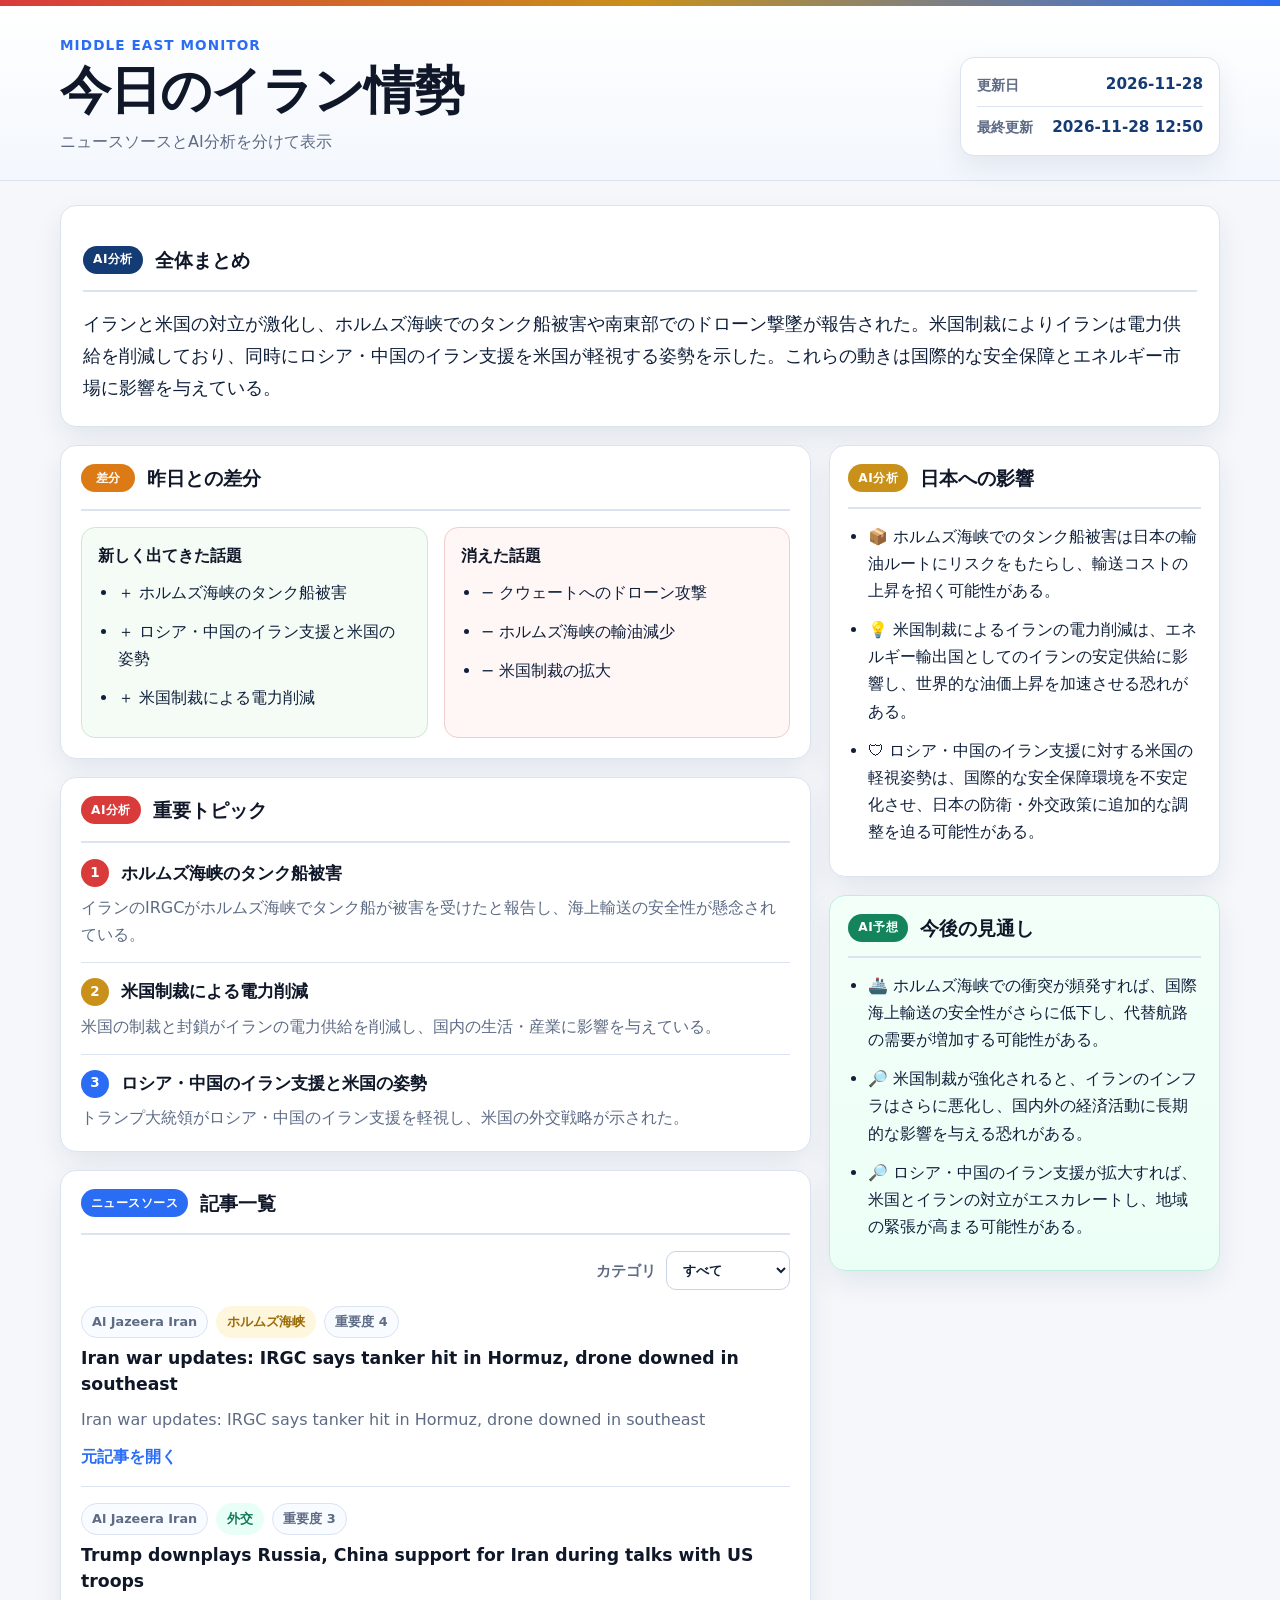
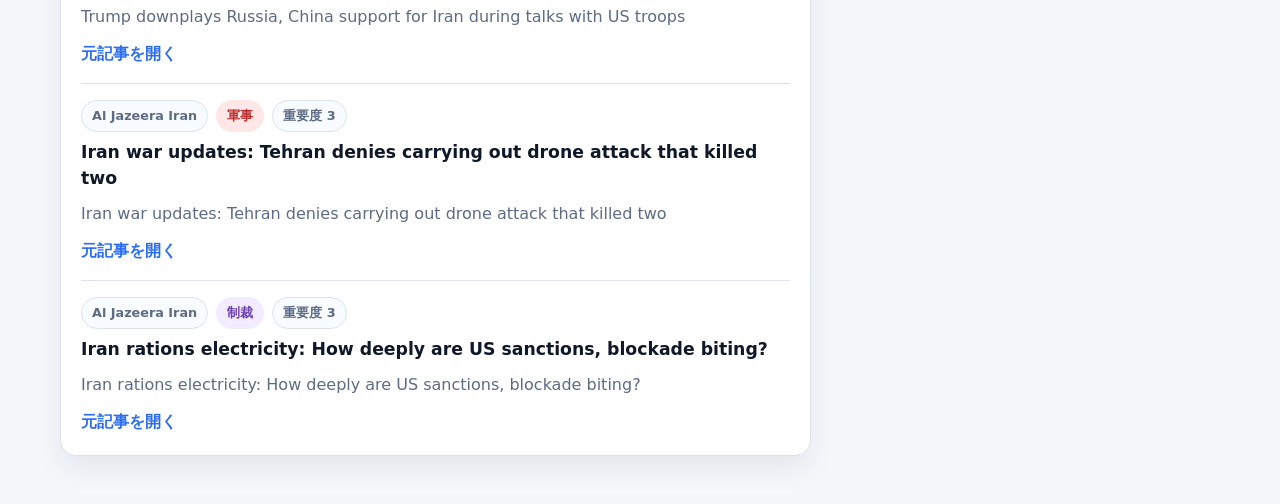
<file: web/index.html>
<!DOCTYPE html>
<html lang="ja">
<head>
  <meta charset="UTF-8" />
  <meta name="viewport" content="width=device-width, initial-scale=1.0" />
  <title>今日のイラン情勢</title>
  <link rel="stylesheet" href="./style.css" />
</head>
<body>
  <div class="topline"></div>

  <header class="site-header">
    <div class="container header-inner">
      <div>
        <p class="site-kicker">MIDDLE EAST MONITOR</p>
        <h1 class="site-title">今日のイラン情勢</h1>
        <p class="site-desc">ニュースソースとAI分析を分けて表示</p>
      </div>

      <div class="header-status">
        <div class="status-row">
          <span class="status-label">更新日</span>
          <span id="dateBadge" class="status-value">読み込み中...</span>
        </div>
        <div class="status-row">
          <span class="status-label">最終更新</span>
          <span id="timeBadge" class="status-value">-</span>
        </div>
      </div>
    </div>
  </header>

  <main class="container main-layout">
    <section class="lead-panel">
      <div class="section-bar">
        <span class="section-bar-label urgent">AI分析</span>
        <h2>全体まとめ</h2>
      </div>
      <p id="headlineSummary" class="lead-text">読み込み中...</p>
    </section>

    <section class="content-grid">
      <div class="main-column">
        <section class="news-block">
          <div class="section-bar">
            <span class="section-bar-label orange">差分</span>
            <h2>昨日との差分</h2>
          </div>

          <div class="diff-grid">
            <div class="diff-card diff-new">
              <h3>新しく出てきた話題</h3>
              <ul id="diffNew" class="bullet-list"></ul>
            </div>

            <div class="diff-card diff-removed">
              <h3>消えた話題</h3>
              <ul id="diffRemoved" class="bullet-list"></ul>
            </div>
          </div>
        </section>

        <section class="news-block">
          <div class="section-bar">
            <span class="section-bar-label red">AI分析</span>
            <h2>重要トピック</h2>
          </div>
          <div id="topTopics" class="topic-list"></div>
        </section>

        <section class="news-block">
          <div class="section-bar">
            <span class="section-bar-label blue">ニュースソース</span>
            <h2>記事一覧</h2>
          </div>

          <div class="toolbar">
            <label for="categoryFilter">カテゴリ</label>
            <select id="categoryFilter">
              <option value="all">すべて</option>
            </select>
          </div>

          <div id="newsList" class="article-list"></div>
        </section>
      </div>

      <aside class="side-column">
        <section class="side-block">
          <div class="section-bar compact">
            <span class="section-bar-label gold">AI分析</span>
            <h2>日本への影響</h2>
          </div>
          <ul id="impactList" class="bullet-list"></ul>
        </section>

        <section class="side-block forecast-block">
          <div class="section-bar compact">
            <span class="section-bar-label green">AI予想</span>
            <h2>今後の見通し</h2>
          </div>
          <ul id="forecastList" class="bullet-list"></ul>
        </section>
      </aside>
    </section>
  </main>

  <template id="topicTemplate">
    <article class="topic-row">
      <div class="topic-row-head">
        <span class="topic-rank">1</span>
        <h3></h3>
      </div>
      <p></p>
    </article>
  </template>

  <template id="newsCardTemplate">
    <article class="article-row">
      <div class="article-meta">
        <span class="meta-chip source"></span>
        <span class="meta-chip category"></span>
        <span class="meta-chip importance"></span>
      </div>
      <h3 class="article-title"></h3>
      <p class="article-summary"></p>
      <a class="article-link" target="_blank" rel="noopener noreferrer">元記事を開く</a>
    </article>
  </template>

  <script src="./script.js"></script>
</body>
</html>
</file>
<file: web/style.css>
:root {
  --bg: #f5f7fb;
  --panel: #ffffff;
  --panel-soft: #f8fbff;
  --text: #10203b;
  --muted: #5d6b85;
  --line: #dbe3f1;
  --line-strong: #c7d3e6;

  --navy: #143b73;
  --blue: #2a6df4;
  --red: #d93b3b;
  --gold: #c9901a;
  --green: #14845a;
  --orange: #dc7a16;
  --black: #0f1728;

  --shadow: 0 12px 28px rgba(16, 32, 59, 0.08);
}

* {
  box-sizing: border-box;
}

html, body {
  margin: 0;
  padding: 0;
}

body {
  background: var(--bg);
  color: var(--text);
  font-family: system-ui, -apple-system, BlinkMacSystemFont, "Segoe UI", sans-serif;
  line-height: 1.7;
}

.topline {
  height: 6px;
  background: linear-gradient(90deg, var(--red), var(--gold), var(--blue));
}

.container {
  width: min(1160px, calc(100% - 32px));
  margin: 0 auto;
}

.site-header {
  background: linear-gradient(180deg, #ffffff, #f3f7fd);
  border-bottom: 1px solid var(--line);
}

.header-inner {
  display: flex;
  align-items: flex-end;
  justify-content: space-between;
  gap: 20px;
  padding: 28px 0 24px;
}

.site-kicker {
  margin: 0 0 6px;
  font-size: 0.85rem;
  font-weight: 800;
  color: var(--blue);
  letter-spacing: 0.08em;
}

.site-title {
  margin: 0;
  font-size: clamp(2.1rem, 4vw, 3.5rem);
  line-height: 1.08;
  letter-spacing: -0.02em;
  color: var(--black);
}

.site-desc {
  margin: 10px 0 0;
  color: var(--muted);
  font-size: 1rem;
}

.header-status {
  min-width: 260px;
  background: var(--panel);
  border: 1px solid var(--line);
  border-radius: 14px;
  padding: 14px 16px;
  box-shadow: var(--shadow);
}

.status-row {
  display: flex;
  align-items: center;
  justify-content: space-between;
  gap: 12px;
}

.status-row + .status-row {
  margin-top: 8px;
  padding-top: 8px;
  border-top: 1px solid var(--line);
}

.status-label {
  color: var(--muted);
  font-size: 0.9rem;
  font-weight: 700;
}

.status-value {
  color: var(--navy);
  font-weight: 800;
  font-size: 0.95rem;
}

.main-layout {
  padding: 24px 0 48px;
}

.lead-panel {
  background: var(--panel);
  border: 1px solid var(--line);
  border-radius: 16px;
  padding: 22px;
  box-shadow: var(--shadow);
  margin-bottom: 18px;
}

.lead-text {
  margin: 0;
  font-size: 1.12rem;
  line-height: 1.8;
}

.content-grid {
  display: grid;
  grid-template-columns: minmax(0, 1.5fr) minmax(290px, 0.78fr);
  gap: 18px;
  align-items: start;
}

.main-column,
.side-column {
  display: grid;
  gap: 18px;
}

.news-block,
.side-block {
  background: var(--panel);
  border: 1px solid var(--line);
  border-radius: 16px;
  box-shadow: var(--shadow);
  overflow: hidden;
}

.news-block {
  padding: 0 20px 20px;
}

.side-block {
  padding: 0 18px 18px;
}

.forecast-block {
  background: linear-gradient(180deg, #f3fff9 0%, #ecfff7 100%);
  border-color: #bfeedd;
}

.section-bar {
  display: flex;
  align-items: center;
  gap: 12px;
  padding: 16px 0 14px;
  border-bottom: 2px solid var(--line);
  margin-bottom: 16px;
}

.section-bar.compact {
  padding-bottom: 12px;
  margin-bottom: 14px;
}

.section-bar h2 {
  margin: 0;
  font-size: 1.18rem;
  color: var(--black);
}

.section-bar-label {
  display: inline-flex;
  align-items: center;
  justify-content: center;
  min-width: 54px;
  height: 28px;
  padding: 0 10px;
  border-radius: 999px;
  font-size: 0.76rem;
  font-weight: 800;
  letter-spacing: 0.04em;
  color: #fff;
}

.section-bar-label.urgent {
  background: var(--navy);
}

.section-bar-label.red {
  background: var(--red);
}

.section-bar-label.blue {
  background: var(--blue);
}

.section-bar-label.gold {
  background: var(--gold);
}

.section-bar-label.green {
  background: var(--green);
}

.section-bar-label.orange {
  background: var(--orange);
}

.diff-grid {
  display: grid;
  grid-template-columns: 1fr 1fr;
  gap: 16px;
}

.diff-card {
  border: 1px solid var(--line);
  border-radius: 14px;
  padding: 14px 16px;
  background: #fafcff;
}

.diff-card h3 {
  margin: 0 0 10px;
  font-size: 1rem;
  color: var(--black);
}

.diff-new {
  background: #f5fbf5;
  border-color: #cfe7cf;
}

.diff-removed {
  background: #fff6f6;
  border-color: #f0cccc;
}

.topic-list {
  display: grid;
  gap: 14px;
}

.topic-row {
  padding-bottom: 14px;
  border-bottom: 1px solid var(--line);
}

.topic-row:last-child {
  border-bottom: none;
  padding-bottom: 0;
}

.topic-row-head {
  display: flex;
  align-items: center;
  gap: 12px;
  margin-bottom: 6px;
}

.topic-rank {
  width: 28px;
  height: 28px;
  display: inline-flex;
  align-items: center;
  justify-content: center;
  border-radius: 999px;
  background: var(--navy);
  color: #fff;
  font-weight: 800;
  font-size: 0.84rem;
}

.topic-row:nth-child(1) .topic-rank {
  background: var(--red);
}

.topic-row:nth-child(2) .topic-rank {
  background: var(--gold);
}

.topic-row:nth-child(3) .topic-rank {
  background: var(--blue);
}

.topic-row h3 {
  margin: 0;
  font-size: 1.08rem;
  color: var(--black);
}

.topic-row p {
  margin: 0;
  color: var(--muted);
}

.toolbar {
  display: flex;
  align-items: center;
  justify-content: flex-end;
  gap: 10px;
  margin-bottom: 16px;
}

.toolbar label {
  color: var(--muted);
  font-size: 0.92rem;
  font-weight: 700;
}

.toolbar select {
  background: #fff;
  color: var(--text);
  border: 1px solid var(--line-strong);
  border-radius: 10px;
  padding: 10px 12px;
  font-weight: 700;
}

.article-list {
  display: grid;
  gap: 16px;
}

.article-row {
  padding-bottom: 16px;
  border-bottom: 1px solid var(--line);
}

.article-row:last-child {
  padding-bottom: 0;
  border-bottom: none;
}

.article-meta {
  display: flex;
  flex-wrap: wrap;
  gap: 8px;
  margin-bottom: 8px;
}

.meta-chip {
  display: inline-flex;
  align-items: center;
  min-height: 28px;
  padding: 4px 10px;
  border-radius: 999px;
  border: 1px solid var(--line);
  background: var(--panel-soft);
  color: var(--muted);
  font-size: 0.8rem;
  font-weight: 800;
}

.article-title {
  margin: 0 0 8px;
  font-size: 1.08rem;
  line-height: 1.5;
  color: var(--black);
}

.article-summary {
  margin: 0 0 10px;
  color: var(--muted);
}

.article-link {
  color: var(--blue);
  font-weight: 800;
  text-decoration: none;
}

.article-link:hover {
  text-decoration: underline;
}

.bullet-list {
  margin: 0;
  padding-left: 20px;
}

.bullet-list li {
  margin-bottom: 12px;
  color: var(--text);
}

.empty {
  padding: 18px;
  border-radius: 12px;
  background: #f7f9fd;
  color: var(--muted);
  border: 1px dashed var(--line-strong);
}

@media (max-width: 900px) {
  .header-inner {
    flex-direction: column;
    align-items: flex-start;
  }

  .header-status {
    width: 100%;
  }

  .content-grid {
    grid-template-columns: 1fr;
  }

  .diff-grid {
    grid-template-columns: 1fr;
  }
}
</file>
